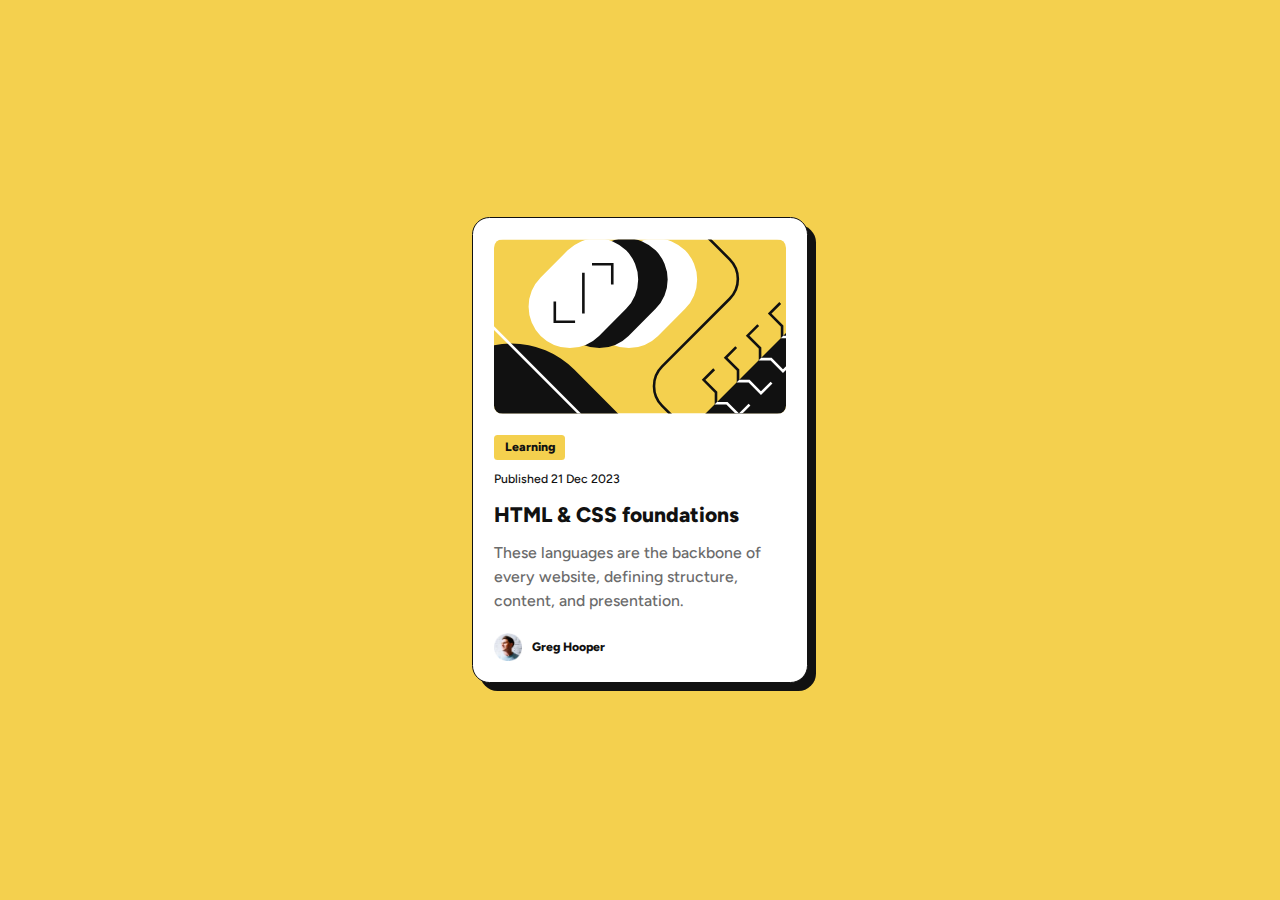
<file: blog-preview-card/index.html>
<!DOCTYPE html>
<html lang="en">
  <head>
    <meta charset="UTF-8" />
    <meta name="viewport" content="width=device-width, initial-scale=1.0" />
    <meta name="description" content="A blog preview card with details about HTML & CSS foundations." />
    <meta name="author" content="Sai Dinesh Kopparthi" />

    <link
      rel="icon"
      type="image/png"
      sizes="32x32"
      href="./assets/images/favicon-32x32.png"
    />
    <link rel="stylesheet" href="./Styles/styles.css" />

    <title>Frontend Mentor | Blog preview card</title>
  </head>
  <body>
    <main class="blog-card">
      <img
        class="banner"
        src="./assets/images/illustration-article.svg"
        alt="Illustration showing a blog preview"
      />

      <div class="content">
        <div class="category">
          <span>Learning</span>
        </div>
        <p class="published">Published 21 Dec 2023</p>
        <h1 class="title">HTML & CSS foundations</h1>
        <p class="preview">
          These languages are the backbone of every website, defining structure,
          content, and presentation.
        </p>
      </div>
      <div class="avatar">
        <img src="./assets/images/image-avatar.webp" alt="" />
        <p class="author">Greg Hooper</p>
      </div>
    </main>

    <!-- <div class="attribution">
    Challenge by <a href="https://www.frontendmentor.io?ref=challenge" target="_blank">Frontend Mentor</a>. 
    Coded by <a href="#">Your Name Here</a>.
  </div> -->
  </body>
</html>
</file>
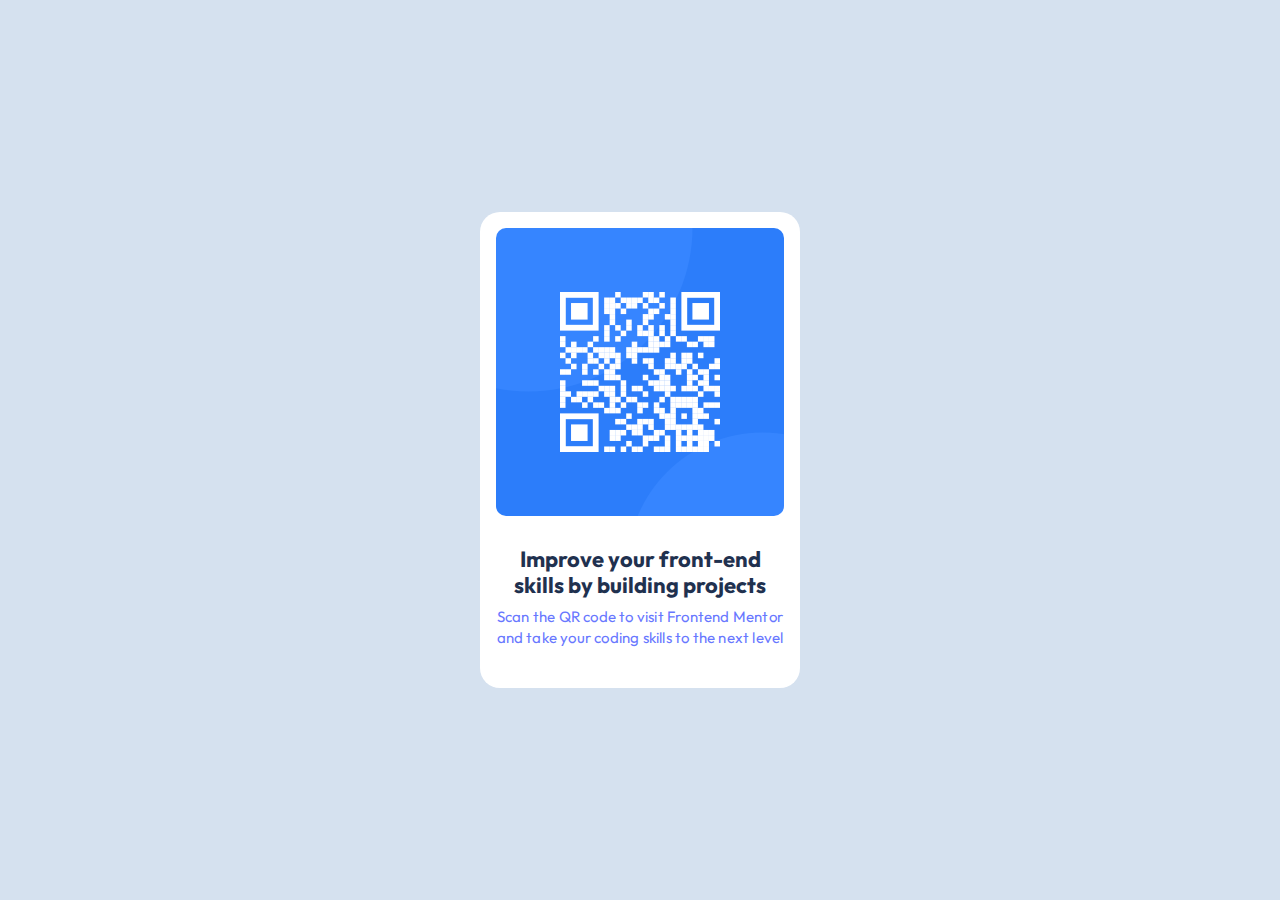
<file: qr-code-component/index.html>
<!DOCTYPE html>
<html lang="en">
  <head>
    <meta charset="UTF-8" />
    <meta name="viewport" content="width=device-width, initial-scale=1.0" />

    <link
      rel="icon"
      type="image/png"
      sizes="32x32"
      href="./images/favicon-32x32.png"
    />

    <link rel="preconnect" href="https://fonts.googleapis.com" />
    <link rel="preconnect" href="https://fonts.gstatic.com" crossorigin />
    <link
      href="https://fonts.googleapis.com/css2?family=Outfit:wght@100..900&family=Press+Start+2P&display=swap"
      rel="stylesheet"
    />

    <link rel="stylesheet" href="./Styles/styles.css" />

    <title>Frontend Mentor | QR code component</title>
  </head>

  <body>
    <main class="qr-code">
      <img src="images/image-qr-code.png" alt="QR code to Frontend Mentor website" />
      <div class="para">
        <p class="main-para">
          Improve your front-end skills by building projects
        </p>
        <p class="sub-para">
          Scan the QR code to visit Frontend Mentor and take your coding skills
          to the next level
        </p>
      </div>
    </main>

    <!-- <br>
    <div class="attribution">
      Challenge by
      <a href="https://www.frontendmentor.io?ref=challenge" target="_blank"
        >Frontend Mentor</a
      >. Coded by <a href="#">Sai Dinesh Kopparthi</a>.
    </div> -->
  </body>
</html>
</file>
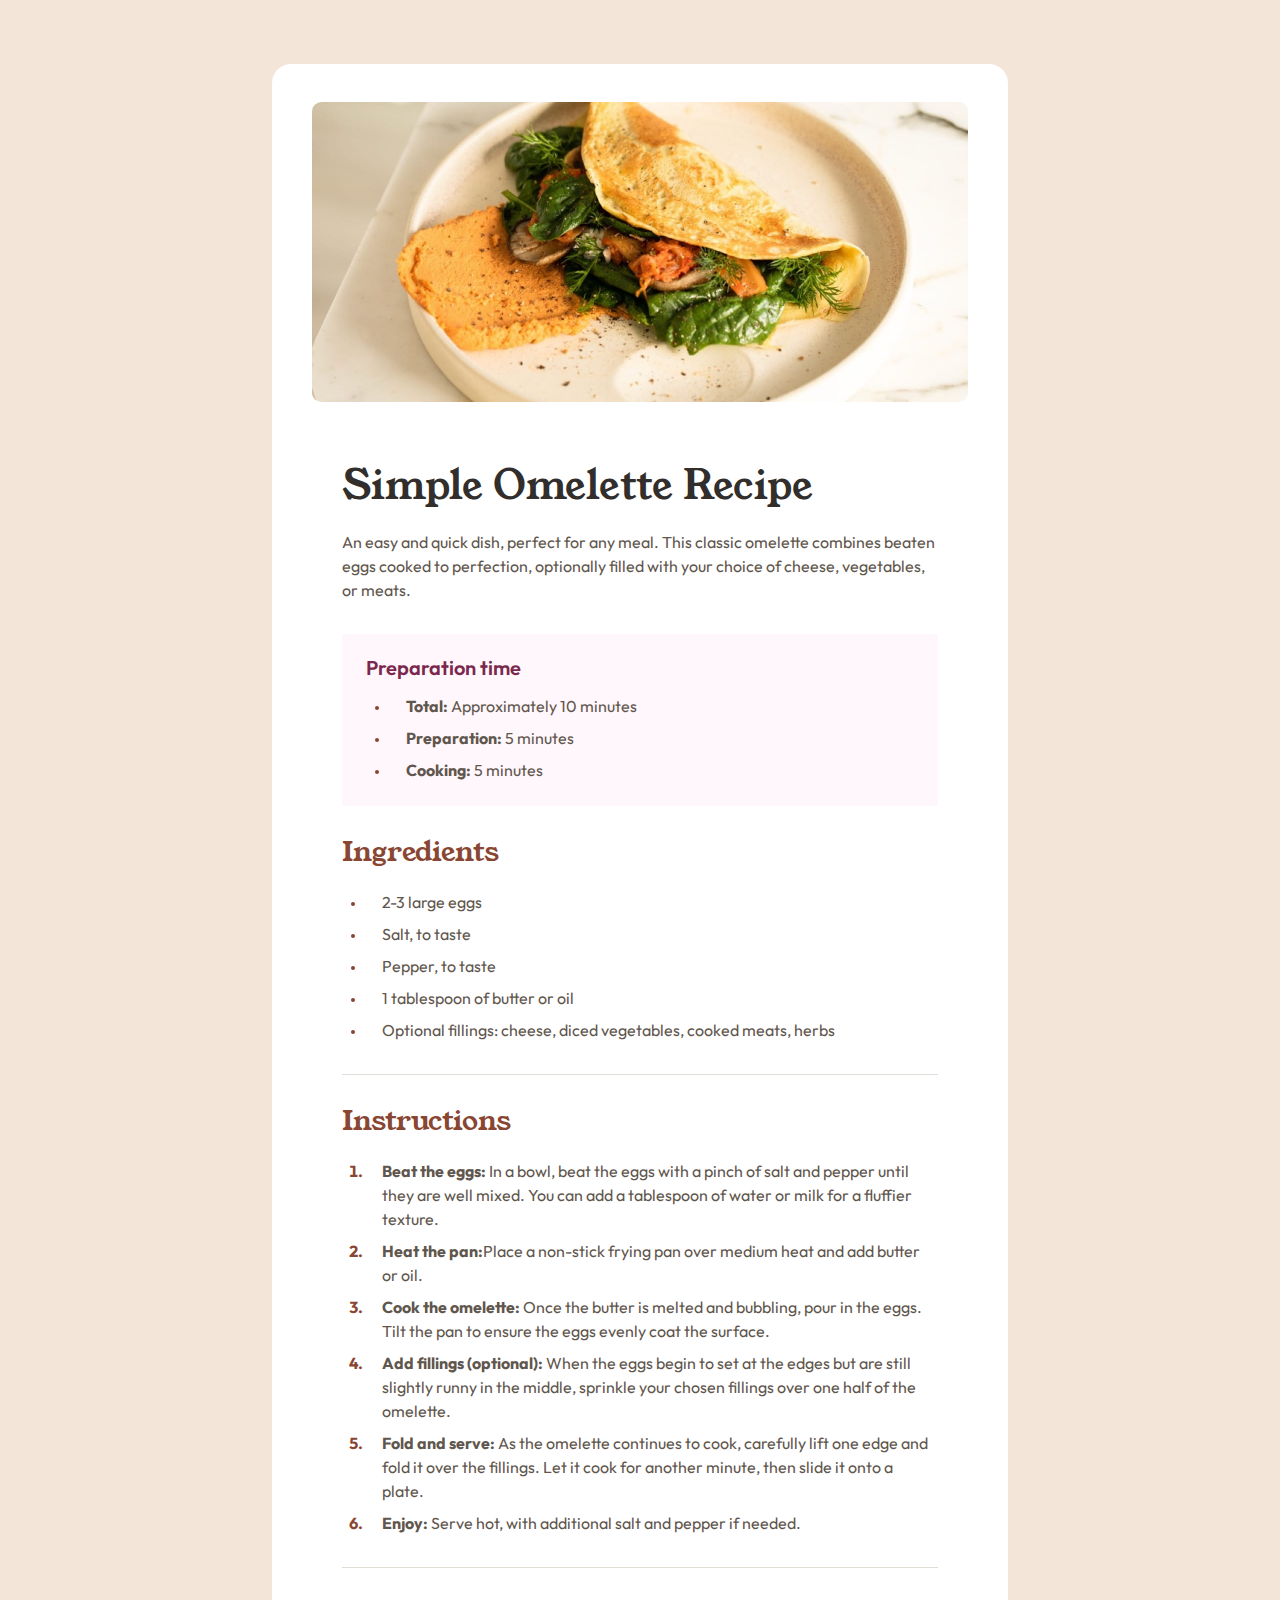
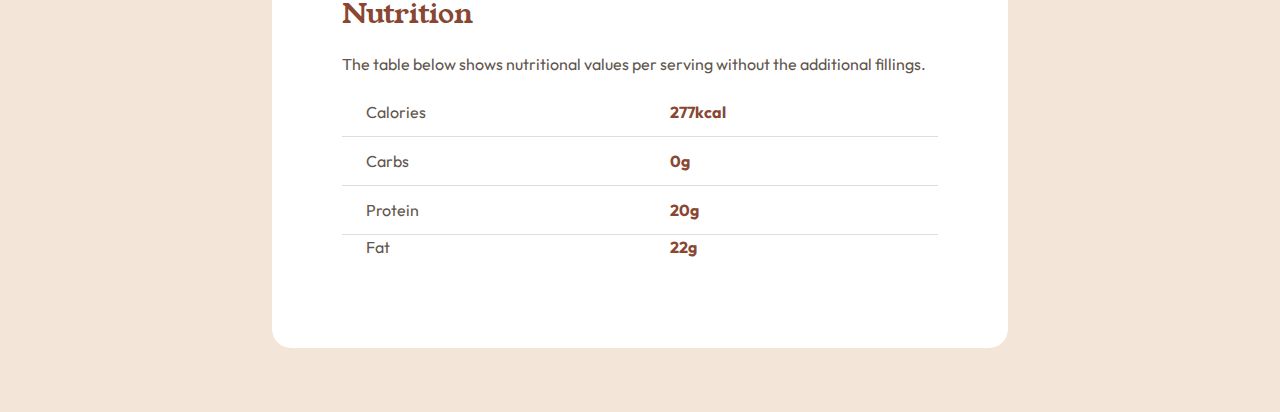
<file: recipe-page/index.html>
<!DOCTYPE html>
<html lang="en">
  <head>
    <meta charset="UTF-8" />
    <meta name="viewport" content="width=device-width, initial-scale=1.0" />
    <!-- displays site properly based on user's device -->

    <link
      rel="icon"
      type="image/png"
      sizes="32x32"
      href="./assets/images/favicon-32x32.png"
    />

    <link rel="stylesheet" href="./styles.css" />

    <title>Frontend Mentor | Recipe page</title>
  </head>
  <body>
    <main id="recipe">
      <img
        src="./assets/images/image-omelette.jpeg"
        alt="An image of an omelette"
      />
      <div id="content">
        <header class="sections">
          <h1>Simple Omelette Recipe</h1>

          <p>
            An easy and quick dish, perfect for any meal. This classic omelette
            combines beaten eggs cooked to perfection, optionally filled with
            your choice of cheese, vegetables, or meats.
          </p>
        </header>
        <section id="prep-time" class="sections">
          <h2 id="prep">Preparation time</h3>
          <ul class="lists">
            <li><b>Total:</b> Approximately 10 minutes</li>
            <li><b>Preparation:</b> 5 minutes</li>
            <li><b>Cooking:</b> 5 minutes</li>
          </ul>
        </section>
        <section class="sections">
          <h2>Ingredients</h2>
          <ul class="lists">
            <li>2-3 large eggs</li>
            <li>Salt, to taste</li>
            <li>Pepper, to taste</li>
            <li>1 tablespoon of butter or oil</li>
            <li>
              Optional fillings: cheese, diced vegetables, cooked meats, herbs
            </li>
          </ul>
        </section>
        <hr />
        <section class="sections">
          <h2>Instructions</h2>
          <ol class="lists">
            <li>
              <b>Beat the eggs:</b> In a bowl, beat the eggs with a pinch of
              salt and pepper until they are well mixed. You can add a
              tablespoon of water or milk for a fluffier texture.
            </li>

            <li>
              <b>Heat the pan:</b>Place a non-stick frying pan over medium heat
              and add butter or oil.
            </li>

            <li>
              <b>Cook the omelette:</b> Once the butter is melted and bubbling,
              pour in the eggs. Tilt the pan to ensure the eggs evenly coat the
              surface.
            </li>

            <li>
              <b>Add fillings (optional):</b> When the eggs begin to set at the
              edges but are still slightly runny in the middle, sprinkle your
              chosen fillings over one half of the omelette.
            </li>

            <li>
              <b>Fold and serve:</b> As the omelette continues to cook,
              carefully lift one edge and fold it over the fillings. Let it cook
              for another minute, then slide it onto a plate.
            </li>

            <li>
              <b>Enjoy:</b> Serve hot, with additional salt and pepper if
              needed.
            </li>
          </ol>
        </section>
        <hr />
        <section class="sections">
          <h2>Nutrition</h2>

          <p>
            The table below shows nutritional values per serving without the
            additional fillings.
          </p>
          <table>
            <tr>
              <th scope="row" class="col-1">Calories</th>
              <td class="col-2">277kcal</td>
            </tr>
            <tr>
              <th scope="row" class="col-1">Carbs</th>
              <td class="col-2">0g</td>
            </tr>
            <tr>
              <th scope="row" class="col-1">Protein</th>
              <td class="col-2">20g</td>
            </tr>
            <tr>
              <th scope="row" class="col-1">Fat</th>
              <td class="col-2">22g</td>
            </tr>
          </table>
        </section>
      </div>
    </main>
  </body>
</html>
</file>
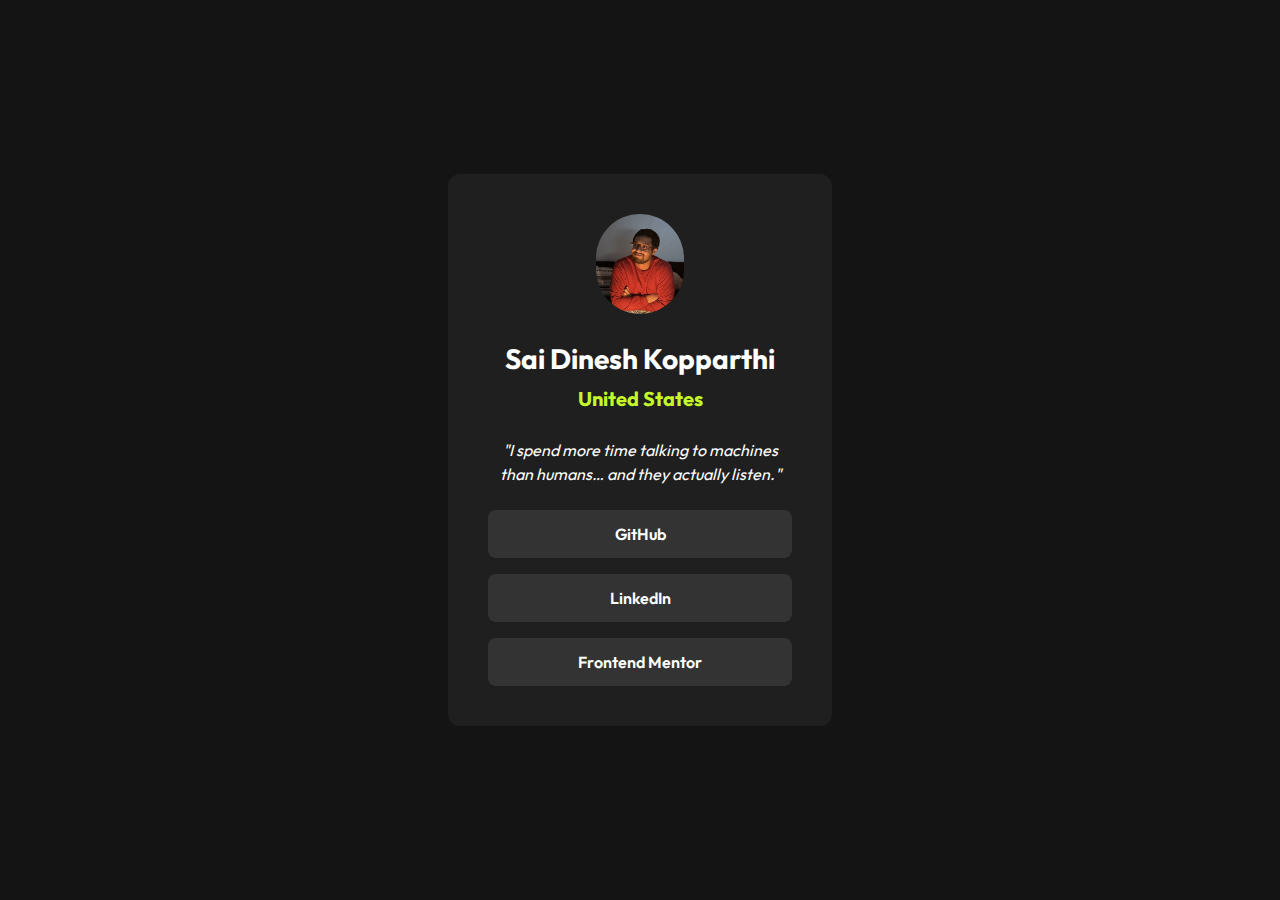
<file: social-links-profile/index.html>
<!DOCTYPE html>
<html lang="en">
  <head>
    <meta charset="UTF-8" />
    <meta name="viewport" content="width=device-width, initial-scale=1.0" />

    <link
      rel="icon"
      type="image/png"
      sizes="32x32"
      href="./assets/images/favicon-32x32.png"
    />
    <link rel="stylesheet" href="styles.css" />

    <title>Sai Dinesh Kopparthi | Social links profile</title>
  </head>

  <body>
    <main class="profile">
      <img
        src="./assets/images/avatar-dinesh.jpg"
        alt="Profile Picture of Jessica Randall"
        class="profile-pic"
      />
      <div class="info">
        <h1>Sai Dinesh Kopparthi</h1>
        <p class="address">United States</p>
      </div>
      <div class="bio">
        <p>"I spend more time talking to machines than humans… and they actually listen."</p>
      </div>
      
      <ul class="links">
        <li><a href="https://github.com/SaiDineshKopparthi" target="_blank" rel="noreferrer">GitHub</a></li>
        <li><a href="https://www.linkedin.com/feed/" target="_blank" rel="noreferrer">LinkedIn</a></li>
        <li><a href="https://www.frontendmentor.io/profile/SaiDineshKopparthi" target="_blank" rel="noreferrer">Frontend Mentor</a></li>
      </ul>
    </main>

    <!-- <div class="attribution">
    Challenge by <a href="https://www.frontendmentor.io?ref=challenge" target="_blank">Frontend Mentor</a>. 
    Coded by <a href="#">Your Name Here</a>.
  </div> -->
  </body>
</html>
</file>
<file: blog-preview-card/Styles/styles.css>
@font-face {
  font-family: "Figtree";
  src: url("../assets/fonts/static/Figtree-ExtraBold.ttf") format("truetype");
  font-weight: 800;
}

@font-face {
  font-family: "Figtree";
  src: url("../assets/fonts/Figtree-VariableFont_wght.ttf") format("truetype");
  font-weight: 500;
}

*,
*::before,
*::after {
  margin: 0;
  padding: 0;
  box-sizing: border-box;
}

:root {
  --Yellow: rgb(244, 208, 78);
  --White: white;
  --Gray-950: rgb(17, 17, 17);
  --Gray-500: rgb(107, 107, 107);
}

html {
  font-size: clamp(0.875rem, 1vw, 1rem); 
  /* Use `rem` so that when the user changes font-size in browser's settings, the text will be rendered properly in our website */
  /* font-size: clamp(14px, 1vw, 16px); Using `px` will not render the fon-size according to browser's settings*/
  /* https://fedmentor.dev/posts/font-size-px/ */
}

body {
  display: flex;
  flex-direction: column;
  justify-content: center;
  align-items: center;
  min-height: 100vh;
  font-family: "Figtree", sans-serif;
  background-color: var(--Yellow);
  letter-spacing: 0;
  line-height: 1.5;
  margin: 0;
  /* font-size: clamp(0.875rem, 1vw, 1rem); */ 
  /* The font-size can also be set inside `body{}` element as well */
}

.blog-card {
  max-width: 24rem;
  /* height: 32.625rem; */
  background-color: white;
  display: flex;
  flex-direction: column;
  gap: 1.5rem;
  padding: 1.5rem;
  border-radius: 1.25rem;
  border: 1px solid var(--Gray-950);
  box-shadow: 8px 8px var(--Gray-950);
}

.banner {
  border-radius: 0.625rem;
}

.content {
  display: flex;
  flex-direction: column;
  align-items: flex-start;
  gap: 0.75rem;
}

.category {
  background-color: var(--Yellow);
  font-weight: 800;
  font-size: 0.875rem;
  color: var(--Gray-950);
  border-radius: 0.25rem;
  padding: 0.25rem 0.75rem;
}

.published {
  font-weight: 500;
  font-size: 0.875rem;
  color: var(--Gray-950);
}

.title {
  font-weight: 800;
  font-size: 1.5rem;
  color: var(--Gray-950);
  transition: color 0.3s ease;
}

.title:hover,
.title:active,
.title:focus {
  color: var(--Yellow);
}

.preview {
  font-weight: 500;
  font-size: 1.125rem;
  color: var(--Gray-500);
}

.avatar {
  display: flex;
  flex-direction: row;
  align-items: center;
  gap: 0.75rem;
}

.avatar img {
  max-width: 2rem;
  max-height: 2rem;
}

.author {
  font-weight: 800;
  font-size: 0.875rem;
  color: var(--Gray-950);
  margin: 0;
}

/* .attribution {
  font-size: 11px;
  text-align: center;
}
.attribution a {
  color: hsl(228, 45%, 44%);
} */
</file>
<file: qr-code-component/Styles/styles.css>
*,
*::before,
*::after {
  margin: 0;
  padding: 0;
  box-sizing: border-box;
}

:root {
  --White: white;
  --Slate-900: rgb(31, 49, 79);
  --Slate-500: rgb(104, 119, 1141);
  --Slate-300: rgb(213, 225, 239);
  --font-size-base: 16px;
}

html {
  font-size: 100%;
}

body {
  display: flex;
  flex-direction: column;
  justify-content: center;
  align-items: center;
  height: 100vh;
  font-family: "Outfit", sans-serif;
  background-color:var(--Slate-300);
}

.qr-code {
  display: flex;
  flex-direction: column;
  align-items: center;
  background-color: var(--White);
  border-radius: 20px;
  max-width: 20rem;
  width: 100%;
}
.qr-code img {
  width: 18rem;
  height: 18rem;
  border-radius: 10px;
  margin: 1rem auto;
  /* margin: 16px 16px 12px 16px;  */
  /* top right bottom left */
}
.qr-code .para {
  text-align: center;
  width: 100%;
  margin: 0.88rem 1rem 2.5rem 1rem;
  padding: 0 1rem; /* left and right only */
}

.qr-code .main-para {
  color: var(--Slate-900);
  margin-bottom: 0.5rem;
  font-size: 1.375rem;
  line-height: 1.2;
  font-weight: 700;
  letter-spacing: 0px;
}

.qr-code .sub-para {
  color: var(--Slate-500);
  font-size: 0.9375rem;
  line-height: 1.4;
  letter-spacing: 0.2px;
  font-weight: 400;
  margin-top: 0.5rem;
}

.attribution {
  font-size: 11px;
  text-align: center;
}
.attribution a {
  color: hsl(228, 45%, 44%);
}
</file>
<file: recipe-page/styles.css>
@font-face {
  font-family: "YoungSerif";
  src: url("./assets/fonts/young-serif/YoungSerif-Regular.ttf")
    format("truetype");
  font-style: normal;
}

@font-face {
  font-family: "Outfit";
  src: url("./assets/fonts/outfit/static/Outfit-Regular.ttf") format("truetype");
  font-weight: 400;
  font-style: normal;
}

@font-face {
  font-family: "Outfit";
  src: url("./assets/fonts/outfit/static/Outfit-SemiBold.ttf")
    format("truetype");
  font-weight: 600;
  font-style: normal;
}

@font-face {
  font-family: "Outfit";
  src: url("./assets/fonts/outfit/static/Outfit-Bold.ttf") format("truetype");
  font-weight: 700;
  font-style: normal;
}

*,
*::before,
*::after {
  margin: 0;
  padding: 0;
  box-sizing: border-box;
}

:root {
  /* ROSE */
  --rose-800: rgb(122, 40, 78);
  --rose-50: rgb(255, 247, 251);

  /* STONE */
  --stone-900: rgb(49, 46, 44);
  --stone-600: rgb(95, 86, 77);
  --stone-150: rgb(227, 221, 215);
  --stone-100: rgb(243, 229, 215);

  /* BROWN */
  --brown-800: rgb(137, 70, 50);

  /* WHITE */
  --white: rgb(255, 255, 255);
}

h1 {
  font-family: "YoungSerif", sans-serif;
  font-size: 2.5rem;
  color: var(--stone-900);
  line-height: 1;
  font-weight: normal;
}

@media (max-width: 376px) {
  h1 {
    font-size: 2.25rem;
  }
}

h2 {
  font-family: "YoungSerif", sans-serif;
  font-size: 1.75rem;
  color: var(--brown-800);
  font-weight: normal;
  line-height: 1;
}

#prep {
  font-family: "Outfit";
  font-weight: 600;
  font-size: 1.25rem;
  color: var(--rose-800);
  line-height: 1;
}

p,
li,
th.col-1 {
  font-family: "Outfit";
  font-weight: 400;
  font-size: 1rem;
  color: var(--stone-600);
  line-height: 1.5;
}

td.col-2,
ol li::marker {
  font-family: "Outfit";
  font-weight: 700;
  font-size: 1rem;
  color: var(--brown-800);
  line-height: 1.5;
}

body {
  font-size: 1rem;
  background-color: var(--stone-100);
  display: flex;
  flex-direction: column;
  justify-content: center;
  align-items: center;
  min-height: 100vh;
  letter-spacing: 0;
  margin: 0;
}

#recipe {
  background-color: var(--white);
  display: flex;
  flex-direction: column;
  justify-content: center;
  align-items: center;
  width: clamp(23rem, 80vw, 46rem);
  padding: clamp(0rem, 3vw, 2.5rem);
  gap: clamp(0rem, 2vw, 2.5rem);
  margin-top: clamp(0rem, 5vw, 8rem);
  margin-bottom: clamp(0rem, 5vw, 8rem);
  border-radius: clamp(0rem, 1.5vw, 1.5rem);
}

img {
  width: 100%;
  max-width: clamp(23.4375rem, 70vw, 41rem);
  height: auto;
  border-radius: clamp(0rem, 0.75vw, 0.75rem);
  object-fit: cover;
}

#content {
  display: flex;
  flex-direction: column;
  gap: 2rem;
  padding: clamp(1rem, 3vw, 2.5rem) clamp(1rem, 2.5vw, 2rem);
}

.sections {
  display: flex;
  flex-direction: column;
  gap: 1.5rem;
}

#prep-time {
  background-color: var(--rose-50);
  padding: 1.5rem;
  gap: 1rem;
}

.lists {
  display: flex;
  flex-direction: column;
  padding-left: 1.5rem;
  gap: 0.5rem;
}

ul li,
ol li {
  padding-left: 1rem;
}

ul li::marker {
  font-size: 0.75rem;
  color: var(--brown-800);
}

table {
  width: 100%;
  border-collapse: collapse;
}

table td,
table th {
  padding: 0.75rem 1.5rem;
}

table tr {
  text-align: left;
  border-bottom: 1px solid var(--stone-150);
}

table tr:first-child th,
table tr:first-child td {
  padding-top: 0rem;
}

table tr:last-child th,
table tr:last-child td {
  padding-top: 0rem;
}

table tr:last-child {
  border-bottom: none;
}

hr {
  color: var(--stone-150);
  background-color: var(--stone-150);
  height: 1px;
  border: none;
}
</file>
<file: social-links-profile/styles.css>
@font-face {
  font-family: "Outfit";
  src: url("./assets/fonts/outfit/static/Outfit-Regular.ttf") format("truetype");
  font-weight: 400;
  font-style: normal;
}

@font-face {
  font-family: "Outfit";
  src: url("./assets/fonts/outfit/static/Outfit-SemiBold.ttf")
    format("truetype");
  font-weight: 600;
  font-style: normal;
}

@font-face {
  font-family: "Outfit";
  src: url("./assets/fonts/outfit/static/Outfit-Bold.ttf") format("truetype");
  font-weight: 700;
  font-style: normal;
}

*,
*::before,
*::after {
  margin: 0;
  padding: 0;
  box-sizing: border-box;
}

:root {
  --Green: rgb(196, 248, 42);
  --White: white;
  --Gray-900: rgb(20, 20, 20);
  --Gray-800: rgb(31, 31, 31);
  --Gray-700: rgb(51, 51, 51);
}

body {
  font-family: "Outfit";
  background-color: var(--Gray-900);
  display: flex;
  flex-direction: column;
  justify-content: center;
  align-items: center;
  min-height: 100vh;
  letter-spacing: 0;
  line-height: 1.5;
  margin: 0;
}

.profile {
  background-color: var(--Gray-800);
  width: clamp(20.4375rem, 60vw, 24rem);
  padding: clamp(1.5rem, 6vw, 2.5rem);
  border-radius: 0.75rem;
  display: flex;
  flex-direction: column;
  justify-content: center;
  align-items: center;
  gap: 1.5rem;
}

img {
  border-radius: 62.4375rem;
  max-width: 5.5rem;
}

.info {
  display: flex;
  flex-direction: column;
  justify-content: center;
  align-items: center;
  gap: 0.25rem;
  font-weight: 600;
}

.info h1 {
  font-weight: 700;
  font-size: 1.75rem;
  color: var(--White);
}

.info p {
  font-weight: 700;
  font-size: 1.25rem;
  color: var(--Green);
}

.bio {
  font-weight: 400;
  font-size: 1rem;
  font-style: italic;
  text-align: center;
  color: var(--White);
}

.links {
  width: 100%;
  padding: 0;
  list-style: none;
  display: flex;
  flex-direction: column;
  justify-content: center;
  align-items: center;
  gap: 1rem;
}

.links li {
  width: 100%;
  border-radius: 0.5rem;
  background-color: var(--Gray-700);
  transition: background-color 0.3s ease-in-out 0.1s;
}

.links a {
  display: flex;
  align-items: center;
  justify-content: center;
  color: var(--White);
  font-weight: 600;
  font-size: 1rem;
  text-decoration: none;
  width: 100%;
  padding: 0.75rem 0;
  border-radius: 0.5rem;
  transition: color 0.3s ease-in-out 0.1s;
}

.links li:hover,
.links li:active {
  background-color: var(--Green);
  transition: background-color 0.2s ease-in-out;
}

.links li:hover a,
.links li:active a {
  color: var(--Gray-700);
  transition: color 0.2s ease-in-out;
}

.links a:focus-visible {
  background-color: var(--Green);
  color: var(--Gray-700);
  transition: background-color 0.2s ease-in-out, color 0.2s ease-in-out;
  outline: none;
}
</file>
